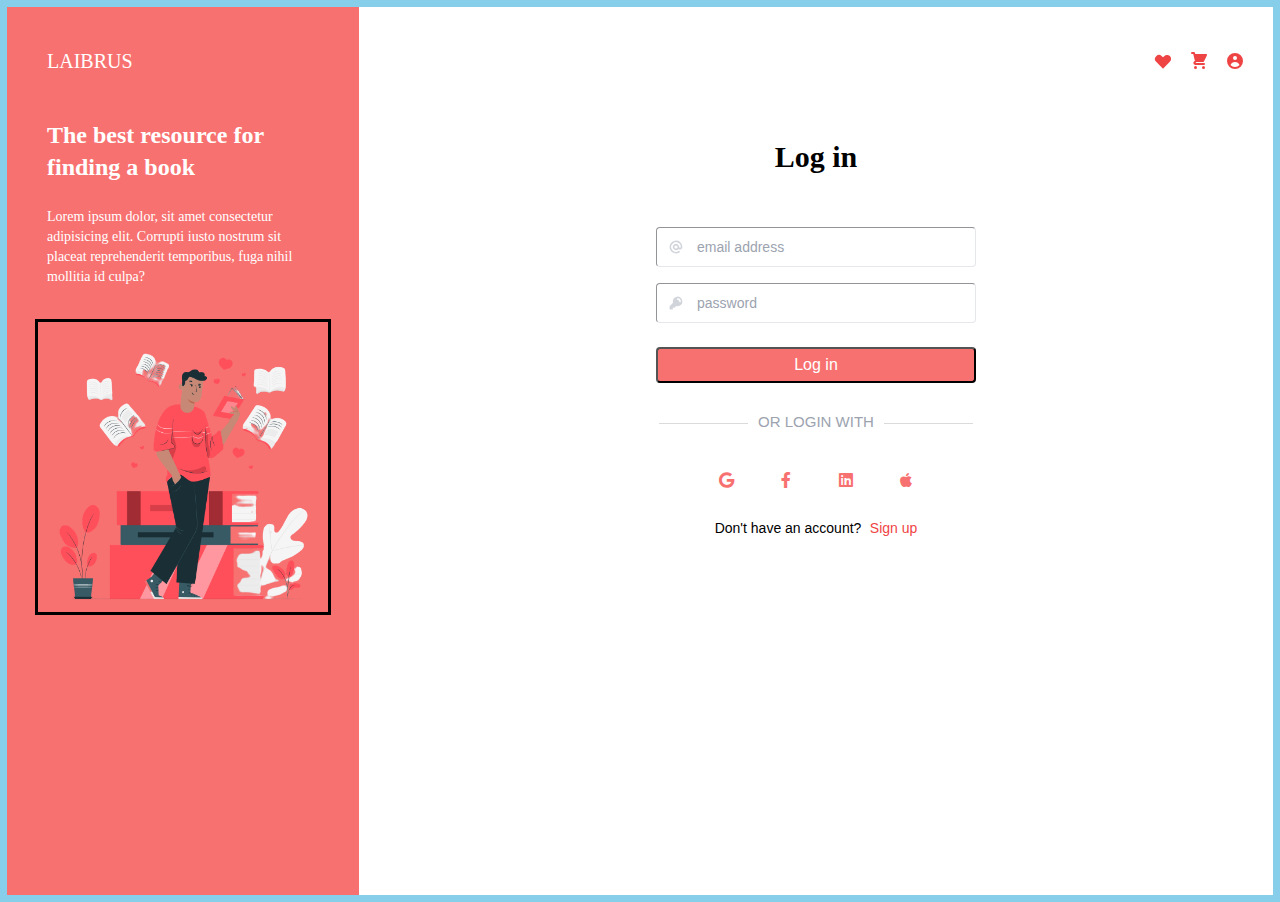
<file: index.html>
<!DOCTYPE html>
<html lang="en">
<head>
    <meta charset="UTF-8">
    <meta name="viewport" content="width=device-width, initial-scale=1.0">
    <title>Minimal Login Page Design</title>

    <!-- Tailwindcss -->
    <link rel="stylesheet" href="./css/dist.css">

    <!-- Custom css -->
    <link rel="stylesheet" href="./css/custom.css">

    <!-- Fontawesome CDN -->
    <link rel="stylesheet" href="https://cdnjs.cloudflare.com/ajax/libs/font-awesome/5.15.2/css/all.min.css">

</head>
<body>
    <div class="box">
    <section class="flex max-h-full">
            <main class="w-96 bg-red-400 p-7 space-y-5 hidden md:block">
                    <header>
                            <nav class="p-3">
                                    <h4 style="font-family: 'montserrat regular';" class="text-xl text-white font-normal uppercase">Laibrus</h4>
                            </nav>
                    </header>

                    <div class="p-3 my7 space-y-6">
                        <h1 style="font-family: 'montserrat regular';" class="text-2xl  text-white font-semibold">
                            The best resource for finding a book
                        </h1>
                        <p class="text-white text-sm" style="font-family: 'inter';">
                            Lorem ipsum dolor, sit amet consectetur adipisicing elit. Corrupti iusto nostrum sit placeat reprehenderit temporibus, fuga nihil mollitia id culpa?
                        </p>
                    </div>

                    <div>
                        <img src="./reader.png" alt="reader">
                    </div>
            </main>


            <main class="flex-auto bg-white space-y-7 p-2">
                    <header class="py-5 px-5 my-4">
                        <nav>
                            <ul class="flex items-center justify-end space-x-4">
                                <a href="#">
                                    <li>
                                        <svg class="w-5 h-5 text-red-500" fill="currentColor" viewBox="0 0 20 20" xmlns="http://www.w3.org/2000/svg"><path fill-rule="evenodd" d="M3.172 5.172a4 4 0 015.656 0L10 6.343l1.172-1.171a4 4 0 115.656 5.656L10 17.657l-6.828-6.829a4 4 0 010-5.656z" clip-rule="evenodd"></path></svg>
                                    </li>
                                </a>
                                <a href="#">
                                    <li>
                                        <svg class="w-5 h-5 text-red-500" fill="currentColor" viewBox="0 0 20 20" xmlns="http://www.w3.org/2000/svg"><path d="M3 1a1 1 0 000 2h1.22l.305 1.222a.997.997 0 00.01.042l1.358 5.43-.893.892C3.74 11.846 4.632 14 6.414 14H15a1 1 0 000-2H6.414l1-1H14a1 1 0 00.894-.553l3-6A1 1 0 0017 3H6.28l-.31-1.243A1 1 0 005 1H3zM16 16.5a1.5 1.5 0 11-3 0 1.5 1.5 0 013 0zM6.5 18a1.5 1.5 0 100-3 1.5 1.5 0 000 3z"></path></svg>
                                    </li>
                                </a>
                                <a href="#">
                                    <li>
                                        <svg class="w-5 h-5 text-red-500" fill="currentColor" viewBox="0 0 20 20" xmlns="http://www.w3.org/2000/svg"><path fill-rule="evenodd" d="M18 10a8 8 0 11-16 0 8 8 0 0116 0zm-6-3a2 2 0 11-4 0 2 2 0 014 0zm-2 4a5 5 0 00-4.546 2.916A5.986 5.986 0 0010 16a5.986 5.986 0 004.546-2.084A5 5 0 0010 11z" clip-rule="evenodd"></path></svg>
                                    </li>
                                </a>
                            </ul>
                        </nav>
                    </header>

                    <div class="flex items-center justify-center p-5">
                        <h4 style="font-family: 'montserrat regular';" class="text-3xl font-black text-black">
                            Log in
                        </h4>
                    </div>

               <section class="flex flex-col items-center justify-center">
                    <form class="space-y-4" action="#" autocomplete="off" onsubmit="return validation()" >
                        <div class="email" >
                            <div class="relative mt-1">
                                <input type="email" id="emailInp" 
                                class="p-4 w-80 h-10 rounded pl-10 text-sm focus:outline-none border border-gray-200 focus:border-red-400 font-light" placeholder="email address">
                                <br><span1 id="emaill"></span1>
                                <svg class="w-4 h-4 absolute top-0 m-3 text-gray-300" fill="currentColor" viewBox="0 0 20 20" xmlns="http://www.w3.org/2000/svg"><path fill-rule="evenodd" d="M14.243 5.757a6 6 0 10-.986 9.284 1 1 0 111.087 1.678A8 8 0 1118 10a3 3 0 01-4.8 2.401A4 4 0 1114 10a1 1 0 102 0c0-1.537-.586-3.07-1.757-4.243zM12 10a2 2 0 10-4 0 2 2 0 004 0z" clip-rule="evenodd"></path></svg>
                            </div>
                        </div>  

                        <div class="password">
                              <div class="relative mt-1 mb-2">
                                  <input type="password"  id="passwordInp" class="p-4 w-80 h-10 rounded pl-10 text-sm focus:outline-none border border-gray-200 focus:border-red-400 font-light" placeholder="password">
                                  <br><span1 id="passwordd"></span1>
                                  <svg class="w-4 h-4 absolute top-0 m-3 text-gray-300" fill="currentColor" viewBox="0 0 20 20" xmlns="http://www.w3.org/2000/svg"><path fill-rule="evenodd" d="M18 8a6 6 0 01-7.743 5.743L10 14l-1 1-1 1H6v2H2v-4l4.257-4.257A6 6 0 1118 8zm-6-4a1 1 0 100 2 2 2 0 012 2 1 1 0 102 0 4 4 0 00-4-4z" clip-rule="evenodd"></path></svg>
                              </div>  
                        </div>

                        <button class="focus:outline-none bg-red-400 focus:bg-red-500 focus:ring focus:ring-red-200 w-80 h-9 text-white rounded">Log in</button>
                    </form>
               </section>

               <section class="flex flex-col items-center justify-center space-y-4">
                <h2 class="text-gray-400"><span> or login with</span></h2>
                    <div>
                        <ul class="flex items-center justify-around space-x-5">
                            <a href="#">
                                <li class="border border-red-400 w-10 h-10 rounded flex items-center justify-center text-red-400 hover:bg-red-400 hover:text-white">
                                    <i class="fab fa-google"></i>
                                </li>
                            </a>

                            <a href="#">
                                <li class="border border-red-400 w-10 h-10 rounded flex items-center justify-center text-red-400 hover:bg-red-400 hover:text-white">
                                    <i class="fab fa-facebook-f"></i>
                                </li>
                            </a>

                            <a href="#">
                                <li class="border border-red-400 w-10 h-10 rounded flex items-center justify-center text-red-400 hover:bg-red-400 hover:text-white">
                                    <i class="fab fa-linkedin"></i>
                                </li>
                            </a>

                            <a href="#">
                                <li class="border border-red-400 w-10 h-10 rounded flex items-center justify-center text-red-400 hover:bg-red-400 hover:text-white">
                                    <i class="fab fa-apple"></i>
                                </li>
                            </a>
                        </ul>
                    </div>

                    <div class="sign_up_link space-x-1">
                        <span class="text-sm font-light">Don't have an account?</span> <a class="text-red-500 hover:text-red-600 text-sm font-light hover:underline" href="signup.html">Sign up</a>
                    </div>
               </section>
            </main>
    </section>
</div>
<script type="text/javascript">
    function validation()
    {  
        var email = document.getElementById('emailInp').value;
        var pass = document.getElementById('passwordInp').value;
        // Validation For Eamil.
        if (email == "")
        {
            document.getElementById('emaill').innerHTML="*Please Enter Email.";
            
        }
        if (email.indexOf('@') <=0)
        {
            document.getElementById('emaill').innerHTML="*Invalid Position Of @";
            
        }
        if (email.charAt(email.length-4)!='.' && email.charAt(email.length-3)!='.')
        {
            document.getElementById('emaill').innerHTML="*Invalid Position Of . ";
            return false;
            
        }
        else
        {
            document.getElementById('emaill').innerHTML="";
            
        }
         

        // Validation For Password. 
        if (pass == "")
        {
            document.getElementById('passwordd').innerHTML="*Please Enter the Password.";
            return false;
        }
        if (pass.length<8)
        {
            document.getElementById('passwordd').innerHTML="*Please Write Password of Atleast 8 Characters.";
            return false;
        }
        if (pass.search(/[0-9]/)==-1)
        {
            document.getElementById('passwordd').innerHTML="*Please Write Password of Atleast 1 NUmeric Characters.";
            return false;
        }
        if (pass.search(/[a-z]/)==-1)
        {
            document.getElementById('passwordd').innerHTML="*Please Write Password of Atleast 1 Lower Case Characters.";
            return false;
        }
        if (pass.search(/[A-Z]/)==-1)
        {
            document.getElementById('passwordd').innerHTML="*Please Write Password of Atleast 1 Upper Case Characters.";
            return false;
        }
        if (pass.search(/[!\@\#\$\%\^\&\*\(\)\_\-\+\=\<\,\>\[\]\?]/)==-1)
        {
            document.getElementById('passwordd').innerHTML="*Please Write Password of Atleast 1 Special Symbol.";
            return false;
        }
        else
            {
                document.getElementById('passwordd').innerHTML=""
            }
    }
</script>
</body>
</html>
</file>
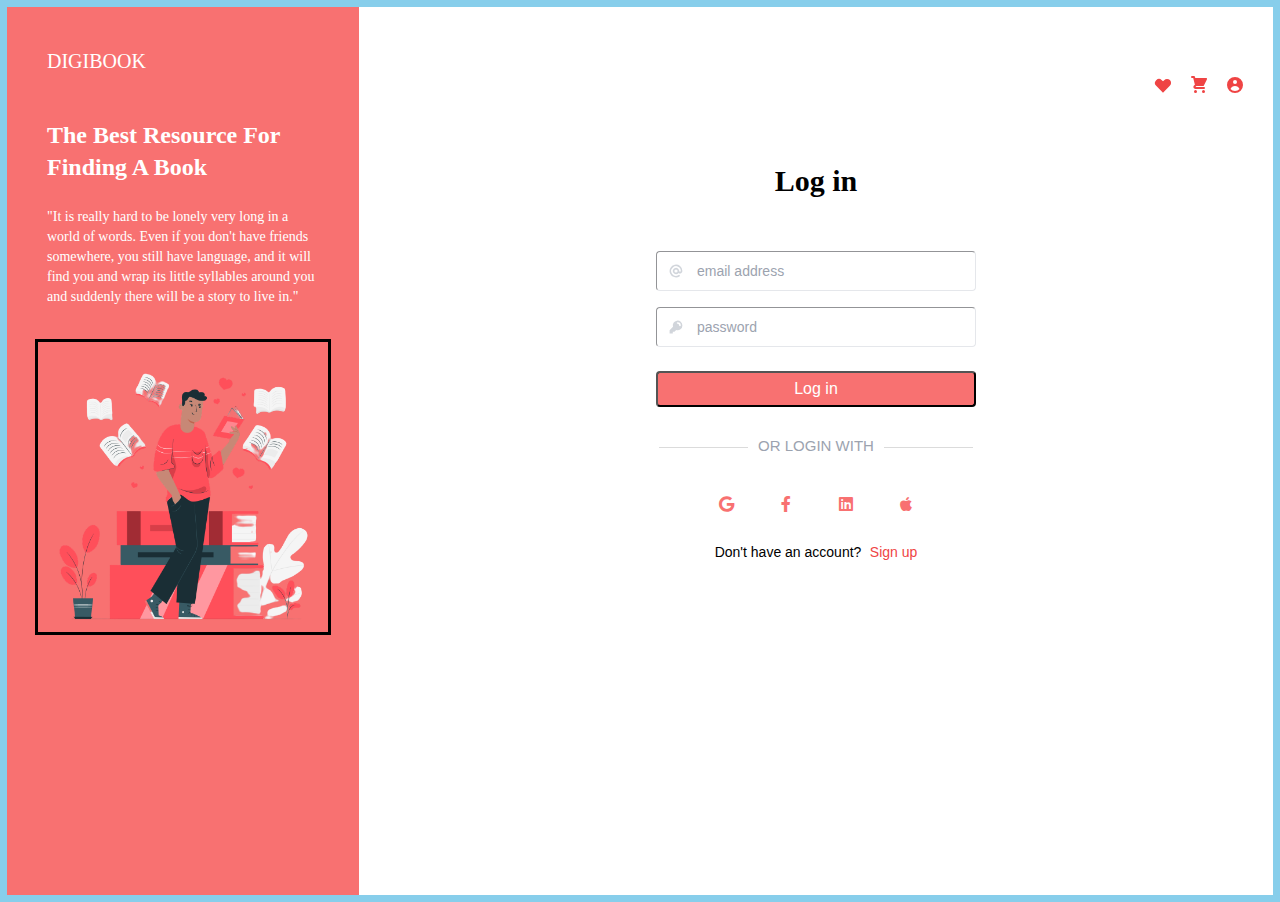
<file: login.html>
<!DOCTYPE html>
<html lang="en">
<head>
    <meta charset="UTF-8">
    <meta name="viewport" content="width=device-width, initial-scale=1.0">
    <title>Minimal Login Page Design</title>

    <!-- Tailwindcss -->
    <link rel="stylesheet" href="./css/dist.css"> 

    <!-- Custom css -->
    <link rel="stylesheet" href="./css/custom.css">

    <!-- Fontawesome CDN -->
    <link rel="stylesheet" href="https://cdnjs.cloudflare.com/ajax/libs/font-awesome/5.15.2/css/all.min.css">

</head>
<body>
    <div class="box">
    <section class="flex max-h-full">
            <main class="w-96 bg-red-400 p-7 space-y-5 hidden md:block">
                    <header>
                            <nav class="p-3">
                                    <h4 style="font-family: 'montserrat regular';" class="text-xl text-white font-normal uppercase">DigiBook</h4>
                            </nav>
                    </header>

                    <div class="p-3 my7 space-y-6">
                        <h1 style="font-family: 'montserrat regular';" class="text-2xl  text-white font-semibold">
                            The Best Resource For Finding A Book
                        </h1>
                        <p class="text-white text-sm" style="font-family: 'inter';">
"It is really hard to be lonely very long in a world of words. Even if you don't have friends somewhere, you still have language, and it will find you and wrap its little syllables around you and suddenly there will be a story to live in."
                        </p>
                    </div>

                    <div>
                        <img src="./reader.png" alt="reader">
                    </div>
            </main>


            <main class="flex-auto bg-white space-y-7 p-2">
                    <header class="py-5 px-5 my-4">
                        <div align="center"><span2 id="LoginPass"></span2></div><br>
                        <div align="center"><span3 id="LoginFail"></span3></div>
                        <nav>
                            <ul class="flex items-center justify-end space-x-4">
                                <a href="#">
                                    <li>
                                        <svg class="w-5 h-5 text-red-500" fill="currentColor" viewBox="0 0 20 20" xmlns="http://www.w3.org/2000/svg"><path fill-rule="evenodd" d="M3.172 5.172a4 4 0 015.656 0L10 6.343l1.172-1.171a4 4 0 115.656 5.656L10 17.657l-6.828-6.829a4 4 0 010-5.656z" clip-rule="evenodd"></path></svg>
                                    </li>
                                </a>
                                <a href="#">
                                    <li>
                                        <svg class="w-5 h-5 text-red-500" fill="currentColor" viewBox="0 0 20 20" xmlns="http://www.w3.org/2000/svg"><path d="M3 1a1 1 0 000 2h1.22l.305 1.222a.997.997 0 00.01.042l1.358 5.43-.893.892C3.74 11.846 4.632 14 6.414 14H15a1 1 0 000-2H6.414l1-1H14a1 1 0 00.894-.553l3-6A1 1 0 0017 3H6.28l-.31-1.243A1 1 0 005 1H3zM16 16.5a1.5 1.5 0 11-3 0 1.5 1.5 0 013 0zM6.5 18a1.5 1.5 0 100-3 1.5 1.5 0 000 3z"></path></svg>
                                    </li>
                                </a>
                                <a href="#">
                                    <li>
                                        <svg class="w-5 h-5 text-red-500" fill="currentColor" viewBox="0 0 20 20" xmlns="http://www.w3.org/2000/svg"><path fill-rule="evenodd" d="M18 10a8 8 0 11-16 0 8 8 0 0116 0zm-6-3a2 2 0 11-4 0 2 2 0 014 0zm-2 4a5 5 0 00-4.546 2.916A5.986 5.986 0 0010 16a5.986 5.986 0 004.546-2.084A5 5 0 0010 11z" clip-rule="evenodd"></path></svg>
                                    </li>
                                </a>
                            </ul>
                        </nav>
                    </header>

                    <div class="flex items-center justify-center p-5">
                        <h4 style="font-family: 'montserrat regular';" class="text-3xl font-black text-black">
                            Log in
                        </h4>
                    </div>

               <section class="flex flex-col items-center justify-center">
                    <form class="space-y-4" action="#" autocomplete="off" onsubmit="return loginValidation()" >
                        <div class="email" >
                            <div class="relative mt-1">
                                <input type="email" id="emailInp" 
                                class="p-4 w-80 h-10 rounded pl-10 text-sm focus:outline-none border border-gray-200 focus:border-red-400 font-light" placeholder="email address">
                                <br><span1 id="emaill"></span1>
                                <svg class="w-4 h-4 absolute top-0 m-3 text-gray-300" fill="currentColor" viewBox="0 0 20 20" xmlns="http://www.w3.org/2000/svg"><path fill-rule="evenodd" d="M14.243 5.757a6 6 0 10-.986 9.284 1 1 0 111.087 1.678A8 8 0 1118 10a3 3 0 01-4.8 2.401A4 4 0 1114 10a1 1 0 102 0c0-1.537-.586-3.07-1.757-4.243zM12 10a2 2 0 10-4 0 2 2 0 004 0z" clip-rule="evenodd"></path></svg>
                            </div>
                        </div>  

                        <div class="password">
                              <div class="relative mt-1 mb-2">
                                  <input type="password"  id="passwordInp" class="p-4 w-80 h-10 rounded pl-10 text-sm focus:outline-none border border-gray-200 focus:border-red-400 font-light" placeholder="password">
                                  <br><span1 id="passwordd"></span1>
                                  <svg class="w-4 h-4 absolute top-0 m-3 text-gray-300" fill="currentColor" viewBox="0 0 20 20" xmlns="http://www.w3.org/2000/svg"><path fill-rule="evenodd" d="M18 8a6 6 0 01-7.743 5.743L10 14l-1 1-1 1H6v2H2v-4l4.257-4.257A6 6 0 1118 8zm-6-4a1 1 0 100 2 2 2 0 012 2 1 1 0 102 0 4 4 0 00-4-4z" clip-rule="evenodd"></path></svg>
                              </div>  
                        </div>

                        <button onclick="loginAuthentic()" class="focus:outline-none bg-red-400 focus:bg-red-500 focus:ring focus:ring-red-200 w-80 h-9 text-white rounded">Log in</button>
                    </form>
               </section>

               <section class="flex flex-col items-center justify-center space-y-4">
                <h2 class="text-gray-400"><span> or login with</span></h2>
                    <div>
                        <ul class="flex items-center justify-around space-x-5">
                            <a href="#">
                                <li class="border border-red-400 w-10 h-10 rounded flex items-center justify-center text-red-400 hover:bg-red-400 hover:text-white">
                                    <i class="fab fa-google"></i>
                                </li>
                            </a>

                            <a href="#">
                                <li class="border border-red-400 w-10 h-10 rounded flex items-center justify-center text-red-400 hover:bg-red-400 hover:text-white">
                                    <i class="fab fa-facebook-f"></i>
                                </li>
                            </a>

                            <a href="#">
                                <li class="border border-red-400 w-10 h-10 rounded flex items-center justify-center text-red-400 hover:bg-red-400 hover:text-white">
                                    <i class="fab fa-linkedin"></i>
                                </li>
                            </a>

                            <a href="#">
                                <li class="border border-red-400 w-10 h-10 rounded flex items-center justify-center text-red-400 hover:bg-red-400 hover:text-white">
                                    <i class="fab fa-apple"></i>
                                </li>
                            </a>
                        </ul>
                    </div>

                    <div class="sign_up_link space-x-1">
                        <span class="text-sm font-light">Don't have an account?</span> <a class="text-red-500 hover:text-red-600 text-sm font-light hover:underline" href="signup.html">Sign up</a>
                    </div>
               </section>
            </main>
    </section>
</div>
<script type="text/javascript" src="scripts.js"> </script>
</body>
</html>
</file>
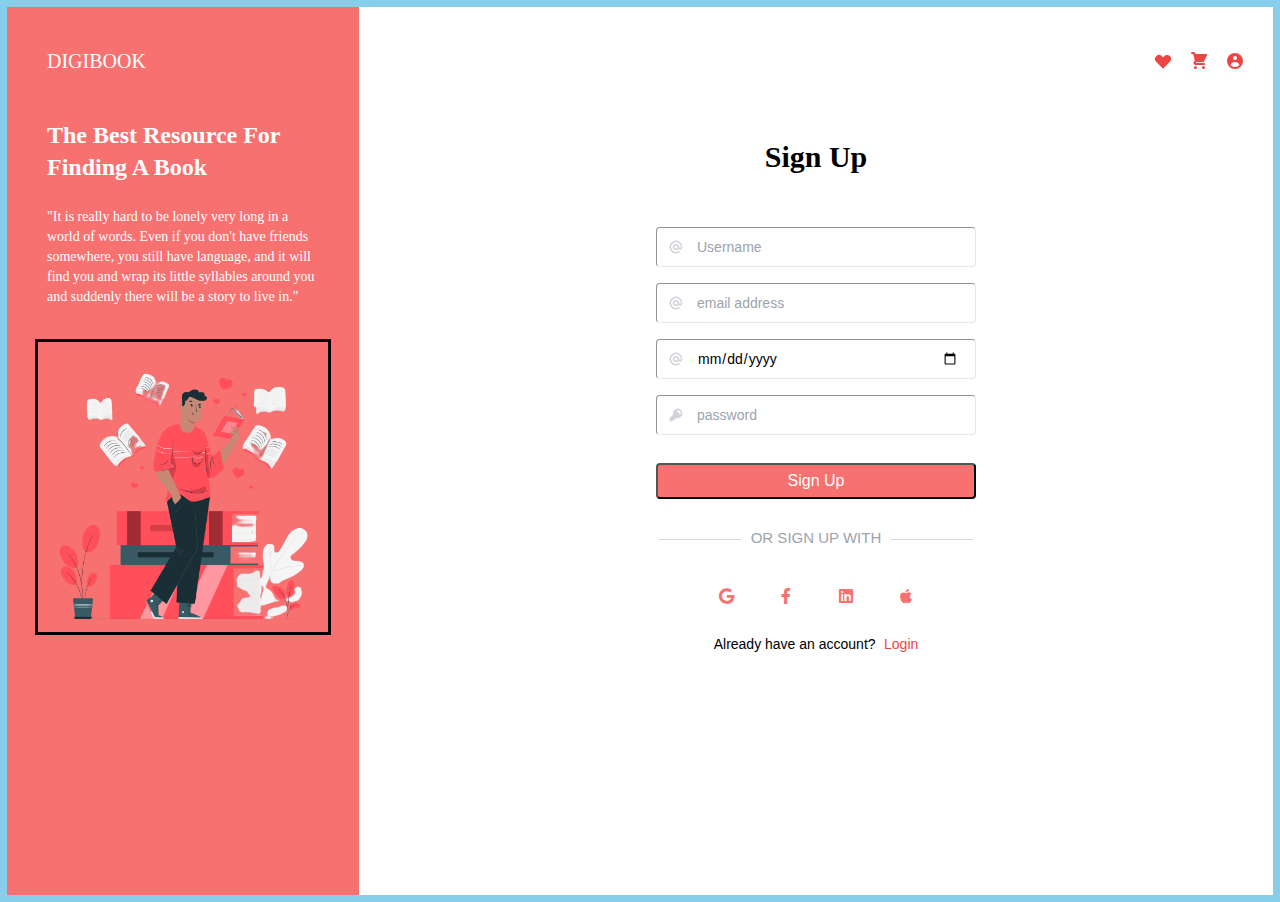
<file: signup.html>
<!DOCTYPE html>
<html lang="en">

<head>
    <meta charset="UTF-8">
    <meta name="viewport" content="width=device-width, initial-scale=1.0">
    <title>Minimal Login Page Design</title>

    <!-- Tailwindcss -->
    <link rel="stylesheet" href="./css/dist.css">

    <!-- Custom css -->
    <link rel="stylesheet" href="./css/custom.css">

    <!-- Fontawesome CDN -->
    <link rel="stylesheet" href="https://cdnjs.cloudflare.com/ajax/libs/font-awesome/5.15.2/css/all.min.css">
</head>

<body>
    <div class="box">
        <section class="flex max-h-full">
            <main class="w-96 bg-red-400 p-7 space-y-5 hidden md:block">
                <header>
                    <nav class="p-3">
                        <h4 style="font-family: 'montserrat regular';" class="text-xl text-white font-normal uppercase">
                            DigiBook</h4>
                    </nav>
                </header>

                <div class="p-3 my7 space-y-6">
                    <h1 style="font-family: 'montserrat regular';" class="text-2xl  text-white font-semibold">
                        The Best Resource For Finding A Book
                    </h1>
                    <p class="text-white text-sm" style="font-family: 'inter';">
"It is really hard to be lonely very long in a world of words. Even if you don't have friends somewhere, you still have language, and it will find you and wrap its little syllables around you and suddenly there will be a story to live in."
                    </p>
                </div>

                <div>
                    <img src="./reader.png" alt="reader">
                </div>
            </main>


            <main class="flex-auto bg-white space-y-7 p-2">
                <header class="py-5 px-5 my-4">
                    <nav>
                        <ul class="flex items-center justify-end space-x-4">
                            <a href="#">
                                <li>
                                    <svg class="w-5 h-5 text-red-500" fill="currentColor" viewBox="0 0 20 20"
                                        xmlns="http://www.w3.org/2000/svg">
                                        <path fill-rule="evenodd"
                                            d="M3.172 5.172a4 4 0 015.656 0L10 6.343l1.172-1.171a4 4 0 115.656 5.656L10 17.657l-6.828-6.829a4 4 0 010-5.656z"
                                            clip-rule="evenodd"></path>
                                    </svg>
                                </li>
                            </a>
                            <a href="#">
                                <li>
                                    <svg class="w-5 h-5 text-red-500" fill="currentColor" viewBox="0 0 20 20"
                                        xmlns="http://www.w3.org/2000/svg">
                                        <path
                                            d="M3 1a1 1 0 000 2h1.22l.305 1.222a.997.997 0 00.01.042l1.358 5.43-.893.892C3.74 11.846 4.632 14 6.414 14H15a1 1 0 000-2H6.414l1-1H14a1 1 0 00.894-.553l3-6A1 1 0 0017 3H6.28l-.31-1.243A1 1 0 005 1H3zM16 16.5a1.5 1.5 0 11-3 0 1.5 1.5 0 013 0zM6.5 18a1.5 1.5 0 100-3 1.5 1.5 0 000 3z">
                                        </path>
                                    </svg>
                                </li>
                            </a>
                            <a href="#">
                                <li>
                                    <svg class="w-5 h-5 text-red-500" fill="currentColor" viewBox="0 0 20 20"
                                        xmlns="http://www.w3.org/2000/svg">
                                        <path fill-rule="evenodd"
                                            d="M18 10a8 8 0 11-16 0 8 8 0 0116 0zm-6-3a2 2 0 11-4 0 2 2 0 014 0zm-2 4a5 5 0 00-4.546 2.916A5.986 5.986 0 0010 16a5.986 5.986 0 004.546-2.084A5 5 0 0010 11z"
                                            clip-rule="evenodd"></path>
                                    </svg>
                                </li>
                            </a>
                        </ul>
                    </nav>
                </header>

                <div class="flex items-center justify-center p-5">
                    <h4 style="font-family: 'montserrat regular';" class="text-3xl font-black text-black">
                        Sign Up
                    </h4>
                </div>

                <section class="flex flex-col items-center justify-center">
                    <form class="space-y-4" class="space-y-4" action="#" autocomplete="off"
                        onsubmit="return validation()">
                        <div class="username">
                            <div class="relative mt-1">
                                <input type="username" id="userInp"
                                    class="p-4 w-80 h-10 rounded pl-10 text-sm focus:outline-none border border-gray-200 focus:border-red-400 font-light"
                                    placeholder="Username">
                                <br>
                                <span1 id="usernamee"></span1>
                                <svg class="w-4 h-4 absolute top-0 m-3 text-gray-300" fill="currentColor"
                                    viewBox="0 0 20 20" xmlns="http://www.w3.org/2000/svg">
                                    <path fill-rule="evenodd"
                                        d="M14.243 5.757a6 6 0 10-.986 9.284 1 1 0 111.087 1.678A8 8 0 1118 10a3 3 0 01-4.8 2.401A4 4 0 1114 10a1 1 0 102 0c0-1.537-.586-3.07-1.757-4.243zM12 10a2 2 0 10-4 0 2 2 0 004 0z"
                                        clip-rule="evenodd"></path>
                                </svg>
                            </div>
                        </div>

                        <div class="email">
                            <div class="relative mt-1 mb-2">
                                <input type="email" id="emailInp"
                                    class="p-4 w-80 h-10 rounded pl-10 text-sm focus:outline-none border border-gray-200 focus:border-red-400 font-light"
                                    placeholder="email address">
                                <br>
                                <span1 id="emaill"></span1>
                                <svg class="w-4 h-4 absolute top-0 m-3 text-gray-300" fill="currentColor"
                                    viewBox="0 0 20 20" xmlns="http://www.w3.org/2000/svg">
                                    <path fill-rule="evenodd"
                                        d="M14.243 5.757a6 6 0 10-.986 9.284 1 1 0 111.087 1.678A8 8 0 1118 10a3 3 0 01-4.8 2.401A4 4 0 1114 10a1 1 0 102 0c0-1.537-.586-3.07-1.757-4.243zM12 10a2 2 0 10-4 0 2 2 0 004 0z"
                                        clip-rule="evenodd"></path>
                                </svg>
                            </div>
                        </div>

                        <div class="dob">
                            <div class="relative mt-1 mb-2">
                                <input type="date" id="dobInp" min="1990-01-01" max="2023-01-01"
                                    class="p-4 w-80 h-10 rounded pl-10 text-sm focus:outline-none border border-gray-200 focus:border-red-400 font-light "
                                    placeholder="Date of Birth">
                                <br>
                                <span1 id="dobb"></span1>
                                <svg class="w-4 h-4 absolute top-0 m-3 text-gray-300" fill="currentColor"
                                    viewBox="0 0 20 20" xmlns="http://www.w3.org/2000/svg">
                                    <path fill-rule="evenodd"
                                        d="M14.243 5.757a6 6 0 10-.986 9.284 1 1 0 111.087 1.678A8 8 0 1118 10a3 3 0 01-4.8 2.401A4 4 0 1114 10a1 1 0 102 0c0-1.537-.586-3.07-1.757-4.243zM12 10a2 2 0 10-4 0 2 2 0 004 0z"
                                        clip-rule="evenodd"></path>
                                </svg>
                            </div>
                        </div>

                        <div class="password">
                            <div class="relative mt-1 mb-3">
                                <input type="password" id="passwordInp"
                                    class="p-4 w-80 h-10 rounded pl-10 text-sm focus:outline-none border border-gray-200 focus:border-red-400 font-light"
                                    placeholder="password">
                                <br>
                                <span1 id="passwordd"></span1>
                                <svg class="w-4 h-4 absolute top-0 m-3 text-gray-300" fill="currentColor"
                                    viewBox="0 0 20 20" xmlns="http://www.w3.org/2000/svg">
                                    <path fill-rule="evenodd"
                                        d="M18 8a6 6 0 01-7.743 5.743L10 14l-1 1-1 1H6v2H2v-4l4.257-4.257A6 6 0 1118 8zm-6-4a1 1 0 100 2 2 2 0 012 2 1 1 0 102 0 4 4 0 00-4-4z"
                                        clip-rule="evenodd"></path>
                                </svg>
                            </div>
                        </div>

                        <button onclick="saveData()"
                            class="focus:outline-none bg-red-400 focus:bg-red-500 focus:ring focus:ring-red-200 w-80 h-9 text-white rounded">Sign
                            Up</button>
                    </form>
                </section>

                <section class="flex flex-col items-center justify-center space-y-4">
                    <h2 class="text-gray-400"><span> or Sign Up with</span></h2>
                    <div>
                        <ul class="flex items-center justify-around space-x-5">
                            <a href="#">
                                <li
                                    class="border border-red-400 w-10 h-10 rounded flex items-center justify-center text-red-400 hover:bg-red-400 hover:text-white">
                                    <i class="fab fa-google"></i>
                                </li>
                            </a>

                            <a href="#">
                                <li
                                    class="border border-red-400 w-10 h-10 rounded flex items-center justify-center text-red-400 hover:bg-red-400 hover:text-white">
                                    <i class="fab fa-facebook-f"></i>
                                </li>
                            </a>

                            <a href="#">
                                <li
                                    class="border border-red-400 w-10 h-10 rounded flex items-center justify-center text-red-400 hover:bg-red-400 hover:text-white">
                                    <i class="fab fa-linkedin"></i>
                                </li>
                            </a>

                            <a href="#">
                                <li
                                    class="border border-red-400 w-10 h-10 rounded flex items-center justify-center text-red-400 hover:bg-red-400 hover:text-white">
                                    <i class="fab fa-apple"></i>
                                </li>
                            </a>
                        </ul>
                    </div>

                    <div class="sign_up_link space-x-1">
                        <span class="text-sm font-light">Already have an account?</span> <a
                            class="text-red-500 hover:text-red-600 text-sm font-light hover:underline"
                            href="login.html">Login</a>
                    </div>
                </section>
            </main>
        </section>
    </div>
    <script type="text/javascript" src="scripts.js"></script>
</body>

</html>
</file>
